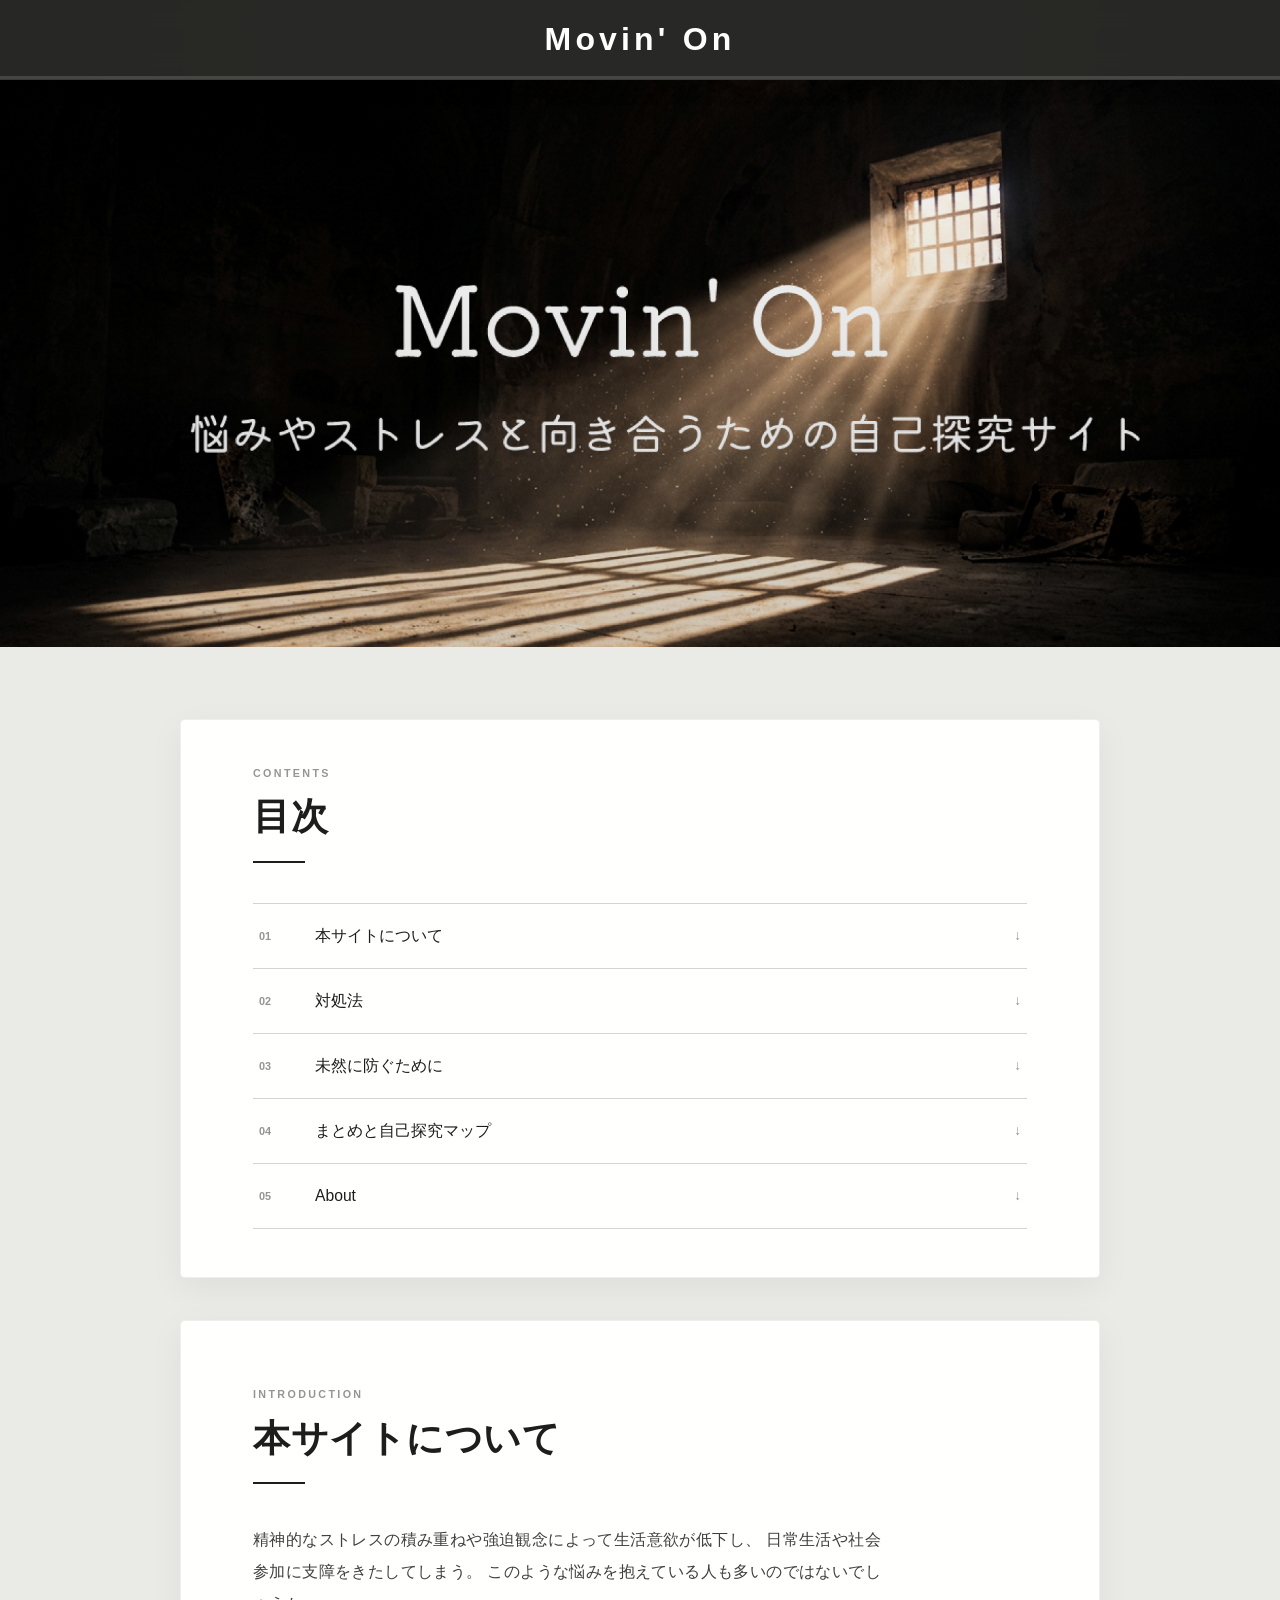
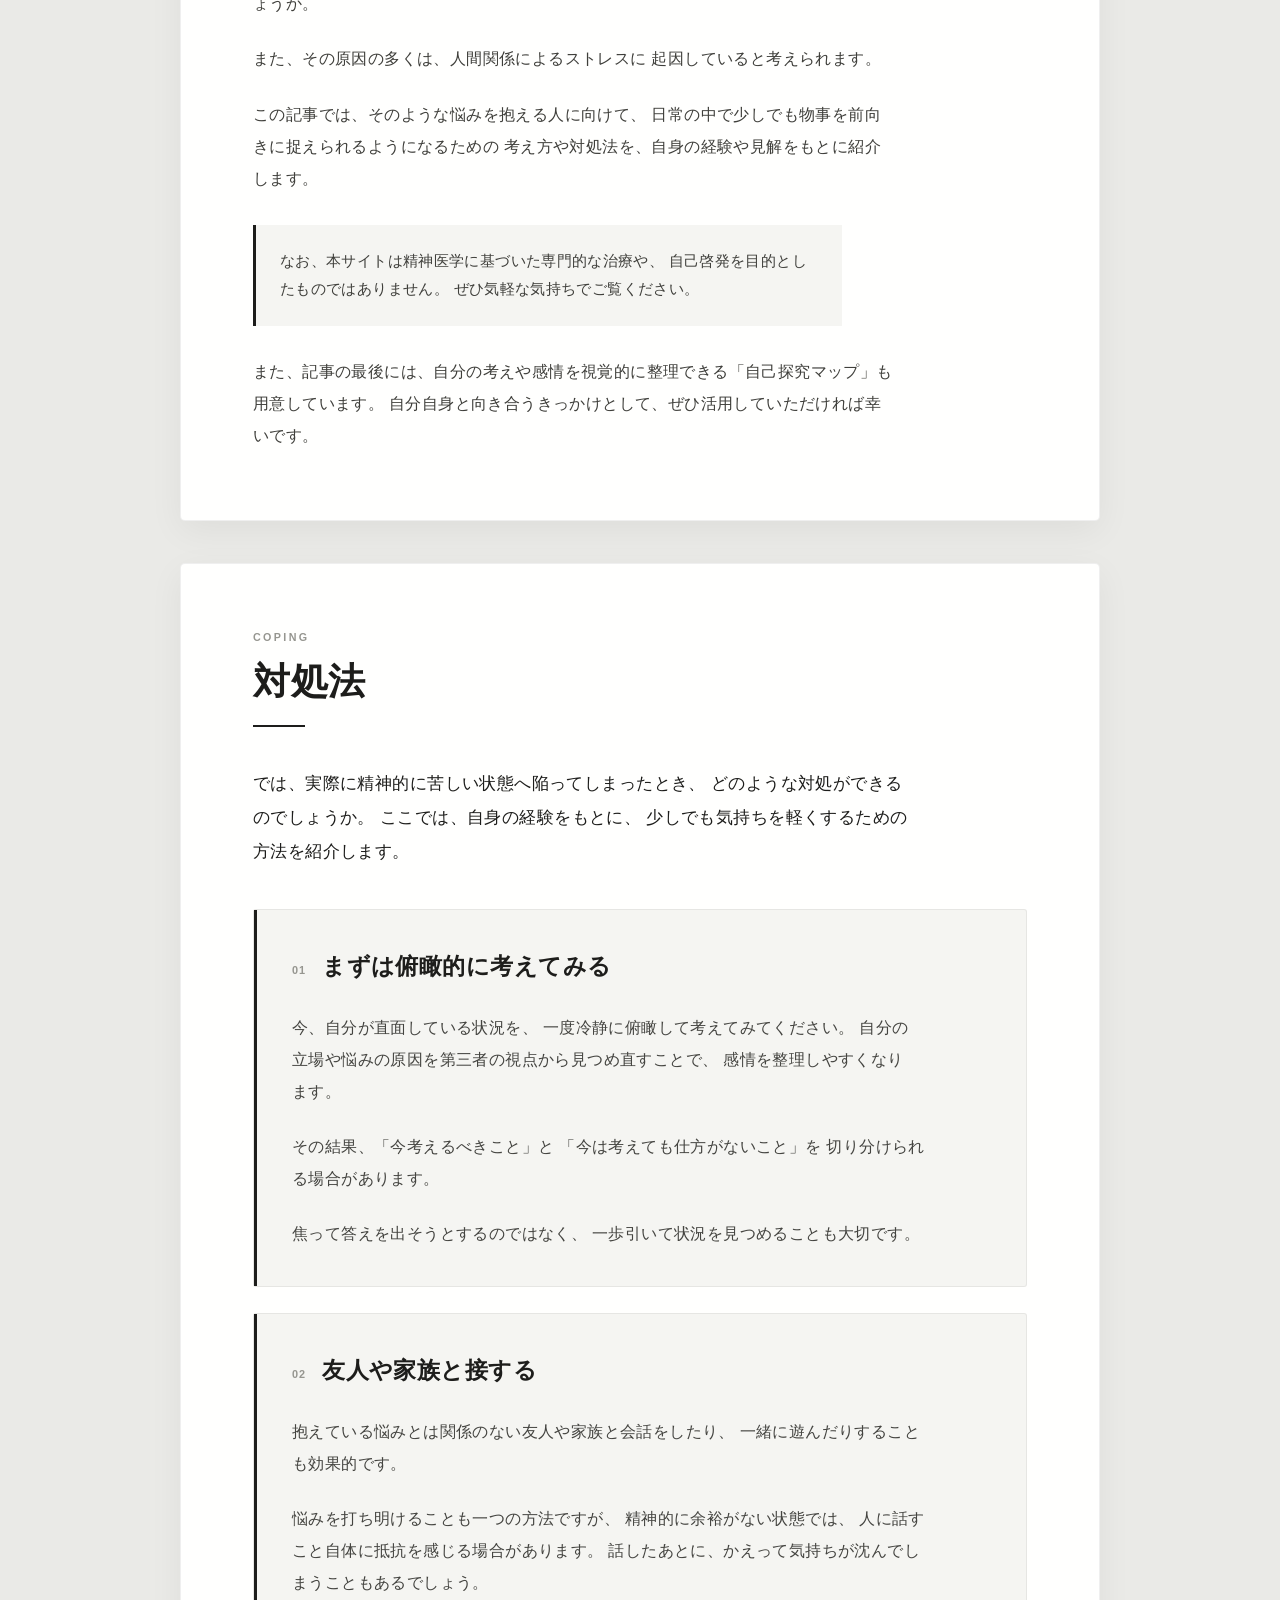
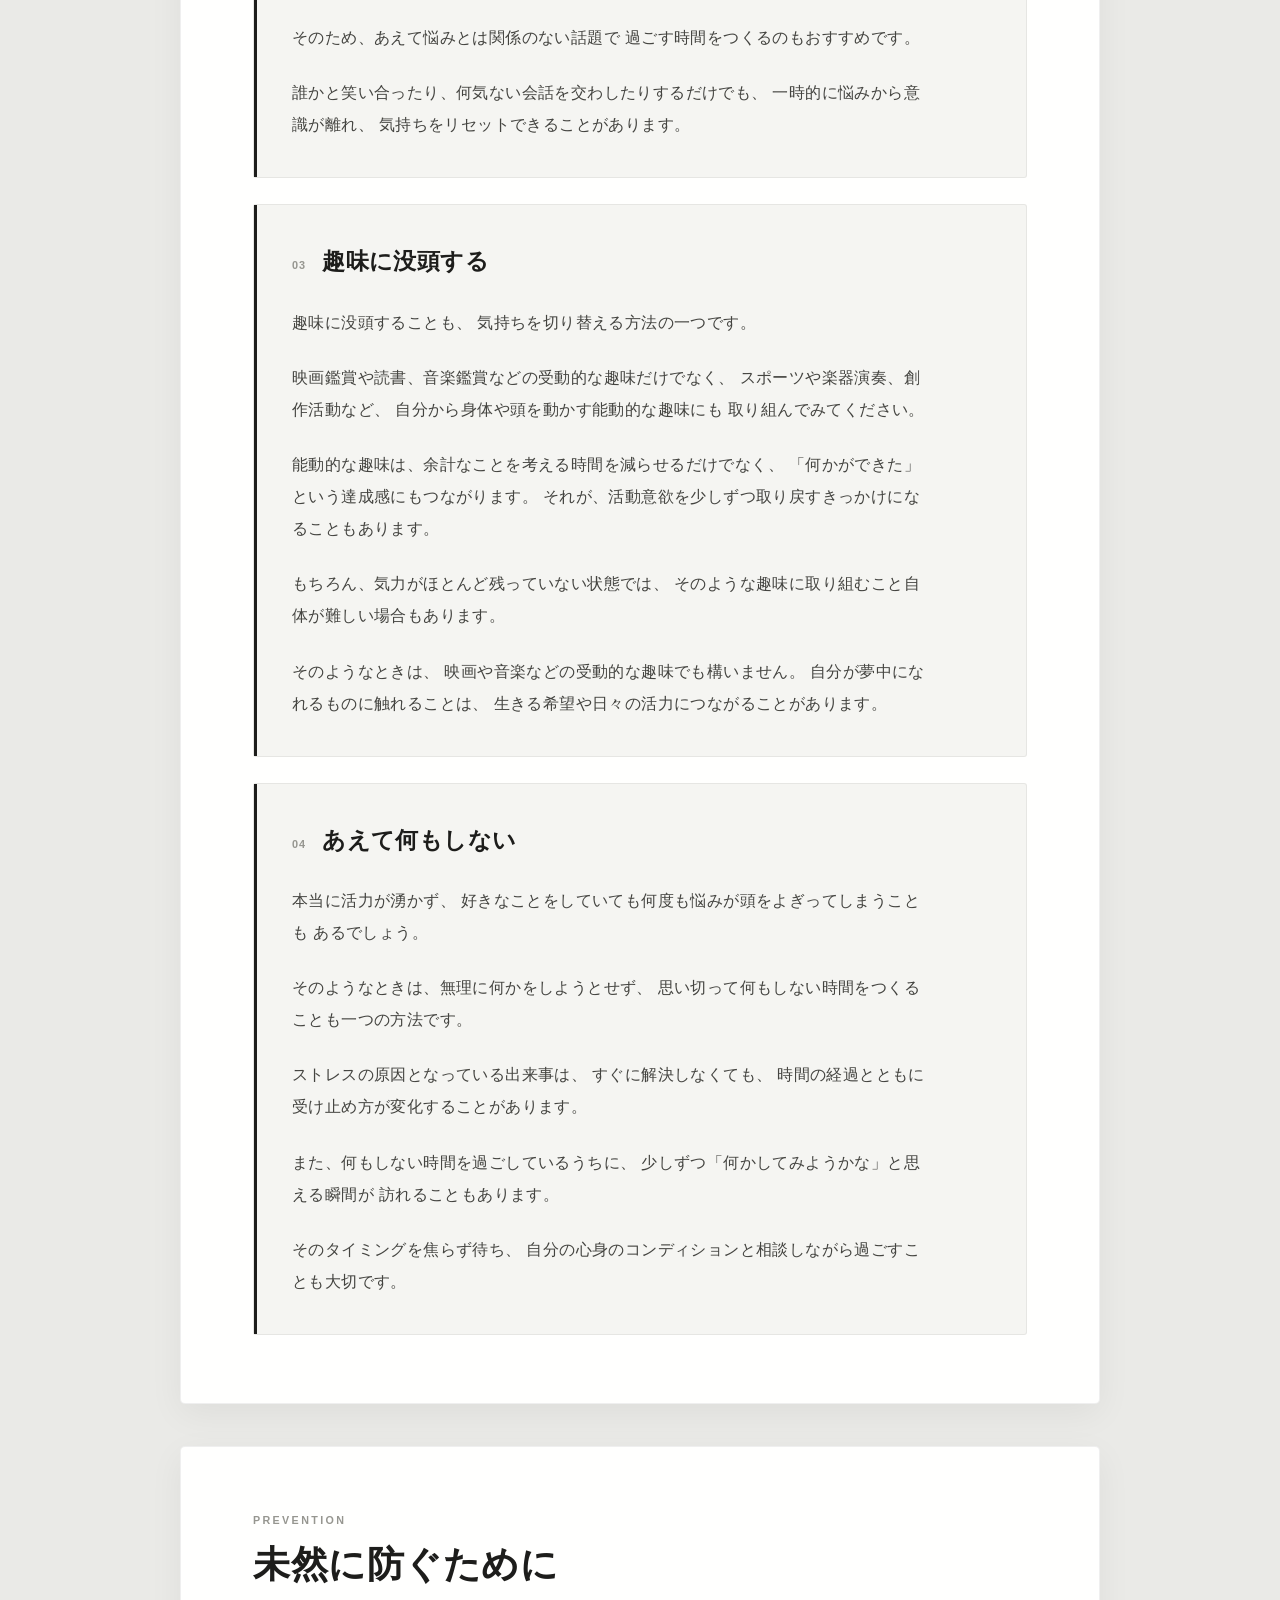
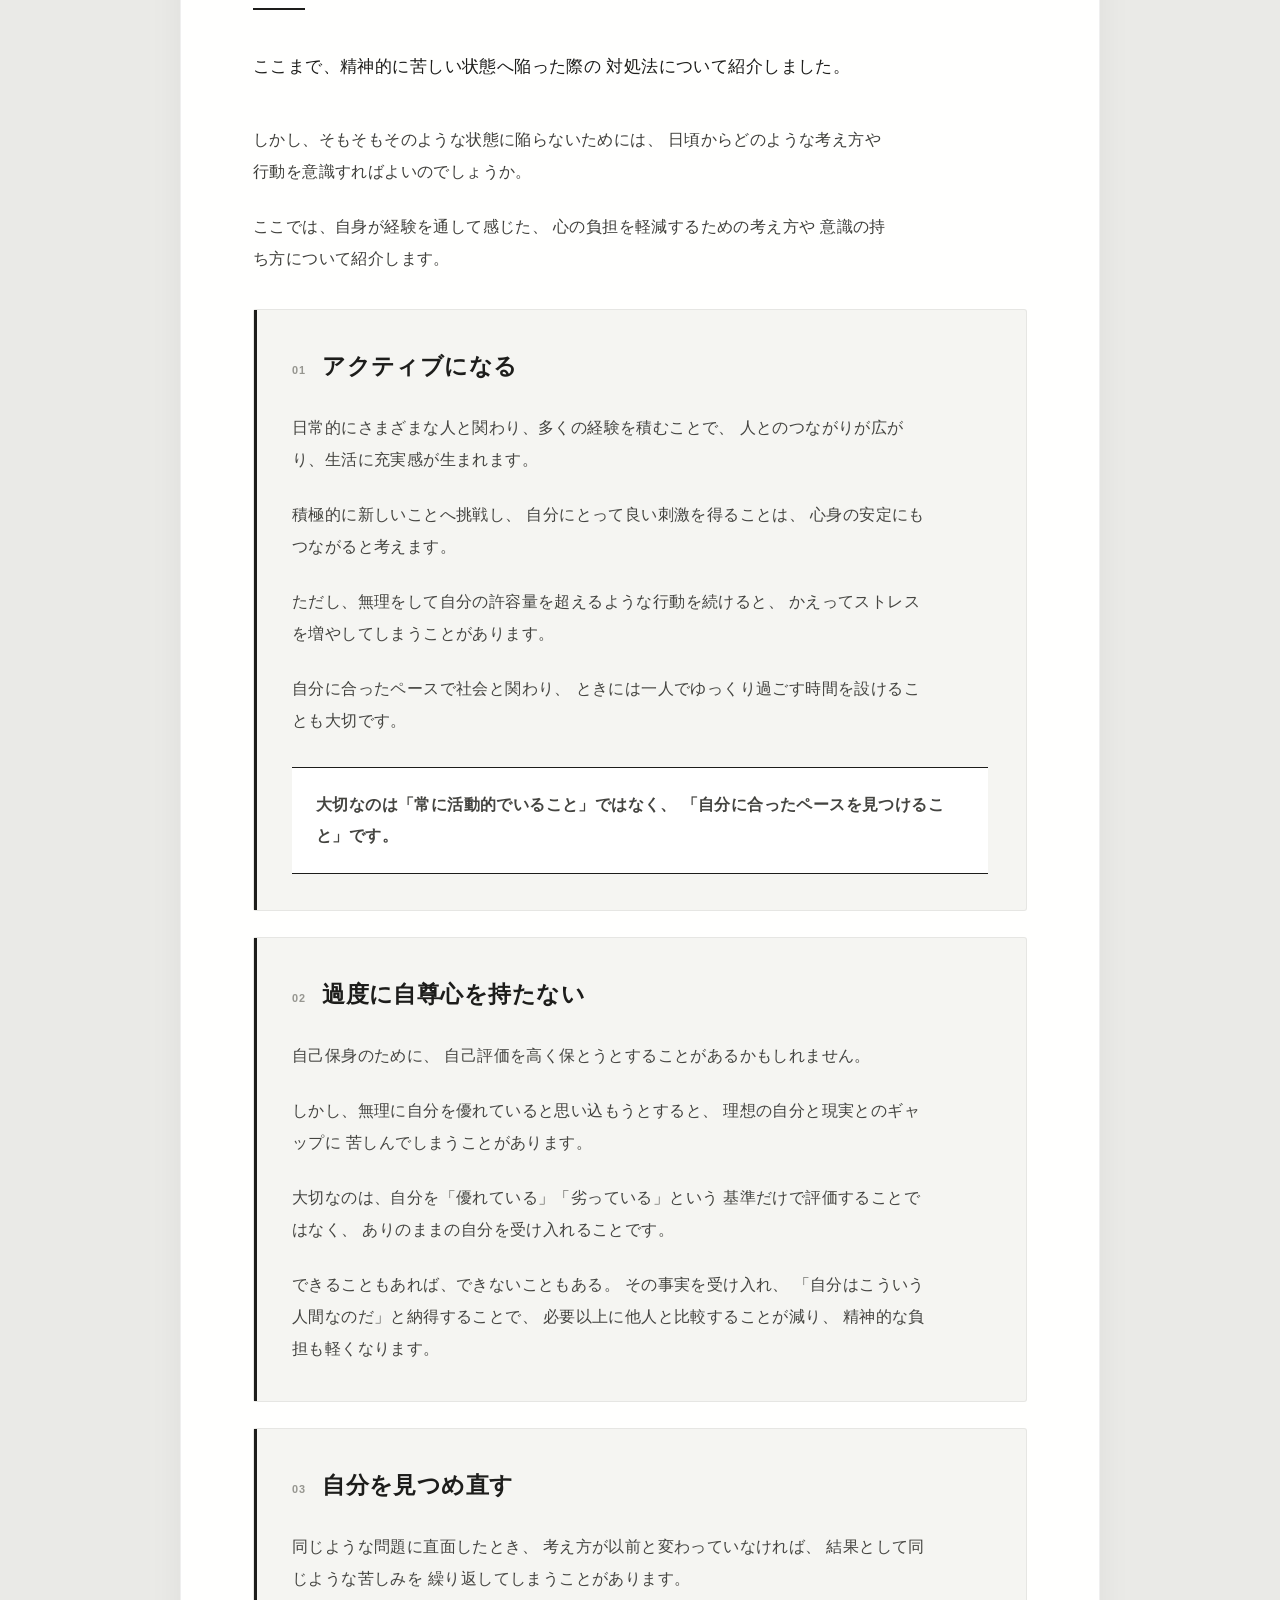
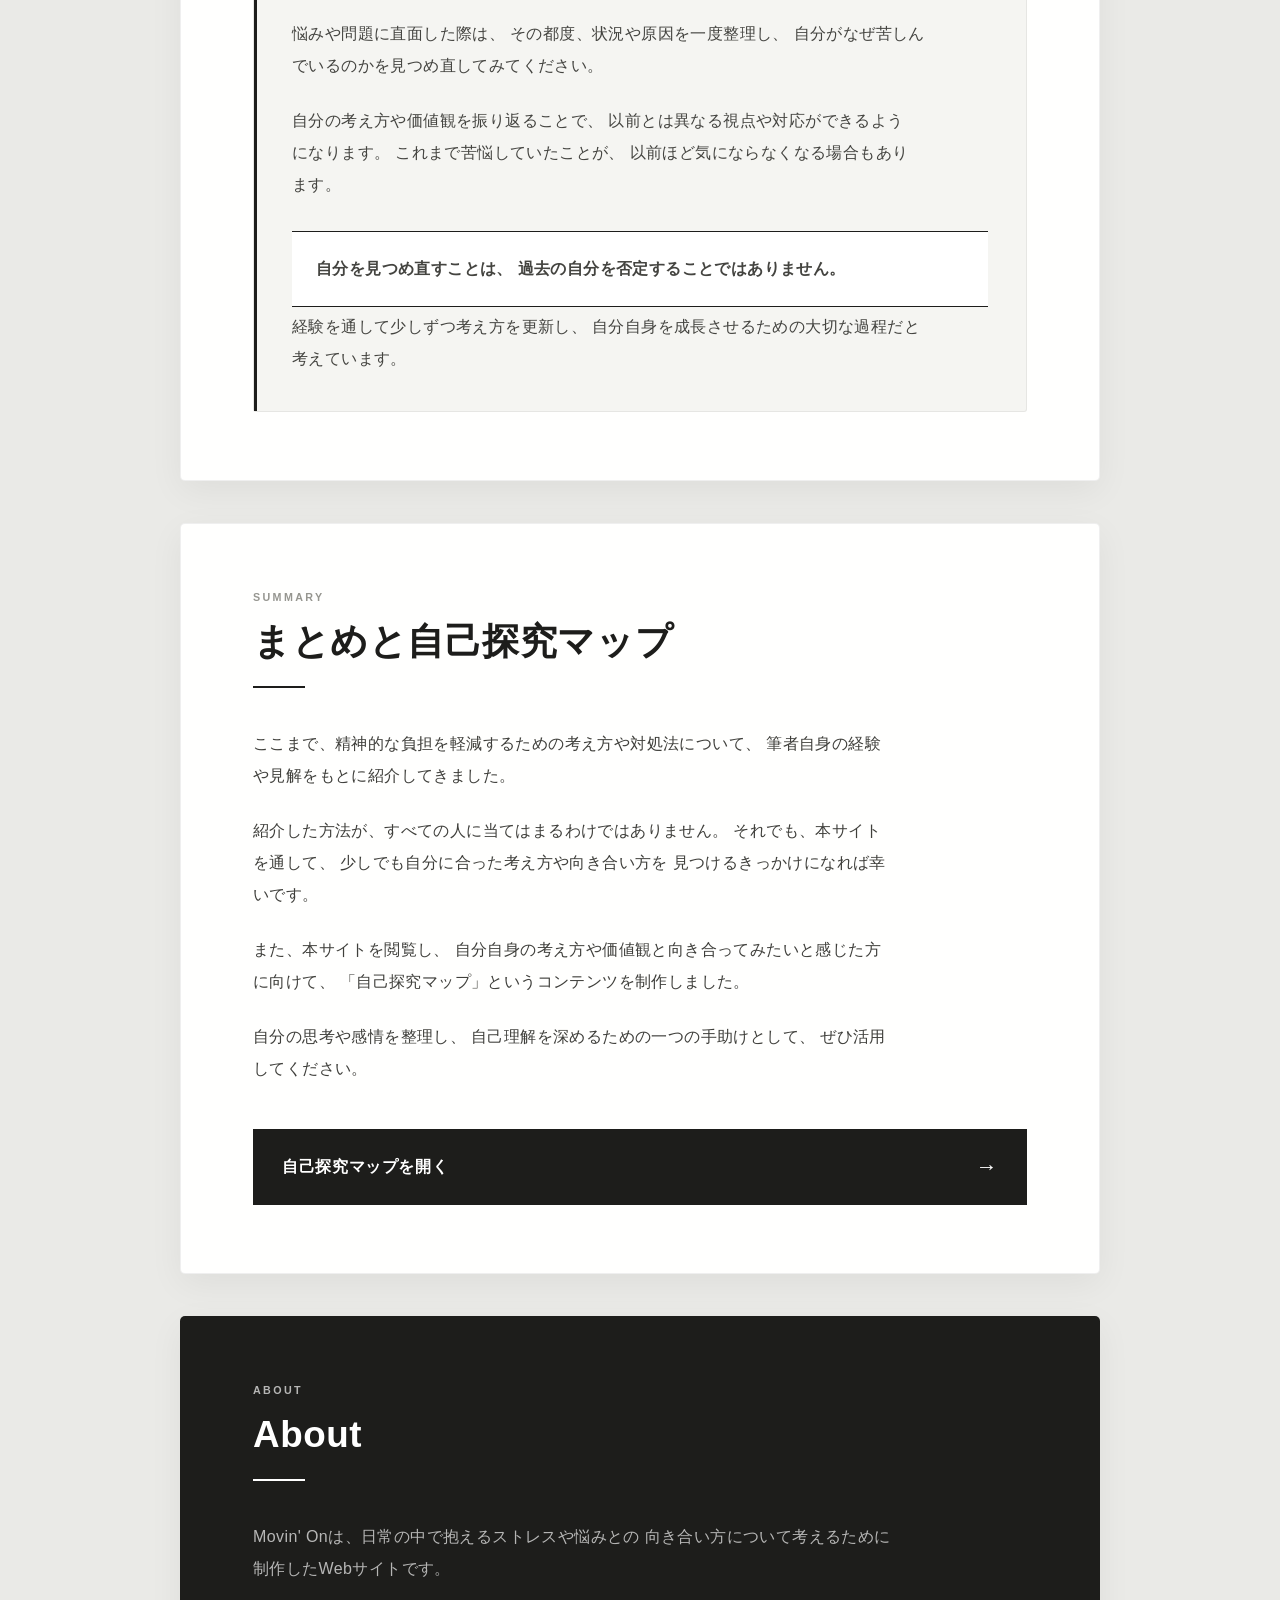
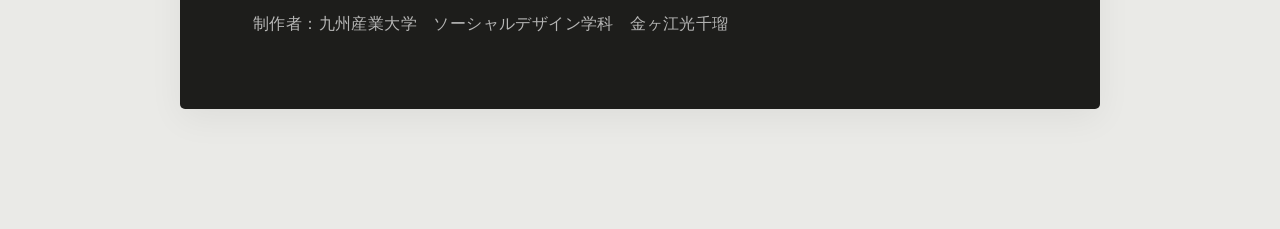
<file: index.html>
<!DOCTYPE html>
<html lang="ja">
<head>
    <meta charset="UTF-8">

    <meta
        name="viewport"
        content="width=device-width, initial-scale=1.0"
    >

    <meta
        name="description"
        content="ストレスとの向き合い方や自己探究について考えるWebサイト"
    >

    <title>Movin' On</title>

    <link rel="stylesheet" href="style.css">
</head>

<body>

    <!-- =========================
         ヘッダー
    ========================== -->

    <header id="top">
        <a href="#top" class="title">
            Movin' On
        </a>

        <div
            id="progress-container"
            aria-hidden="true"
        >
            <div id="progress-bar"></div>
        </div>
    </header>


    <!-- =========================
         メインビジュアル
    ========================== -->

    <div class="hero">
        <img
            src="main_visual.jpg"
            alt="Movin' On メインビジュアル"
        >
    </div>


    <!-- =========================
         本文
    ========================== -->

    <main>

        <!-- 目次 -->
        <section id="toc" class="toc-section">
            <nav class="toc" aria-label="目次">
                <p class="section-label">
                    CONTENTS
                </p>

                <h2>目次</h2>

                <ol>
                    <li>
                        <a href="#main">
                            本サイトについて
                        </a>
                    </li>

                    <li>
                        <a href="#solution">
                            対処法
                        </a>
                    </li>

                    <li>
                        <a href="#prevention">
                            未然に防ぐために
                        </a>
                    </li>

                    <li>
                        <a href="#summary">
                            まとめと自己探究マップ
                        </a>
                    </li>

                    <li>
                        <a href="#about">
                            About
                        </a>
                    </li>
                </ol>
            </nav>
        </section>


        <!-- 本サイトについて -->
        <section id="main">
            <p class="section-label">
                INTRODUCTION
            </p>

            <h2>本サイトについて</h2>

            <p>
                精神的なストレスの積み重ねや強迫観念によって生活意欲が低下し、
                日常生活や社会参加に支障をきたしてしまう。
                このような悩みを抱えている人も多いのではないでしょうか。
            </p>

            <p>
                また、その原因の多くは、人間関係によるストレスに
                起因していると考えられます。
            </p>

            <p>
                この記事では、そのような悩みを抱える人に向けて、
                日常の中で少しでも物事を前向きに捉えられるようになるための
                考え方や対処法を、自身の経験や見解をもとに紹介します。
            </p>

            <p class="note">
                なお、本サイトは精神医学に基づいた専門的な治療や、
                自己啓発を目的としたものではありません。
                ぜひ気軽な気持ちでご覧ください。
            </p>

            <p>
              また、記事の最後には、自分の考えや感情を視覚的に整理できる「自己探究マップ」も用意しています。
              自分自身と向き合うきっかけとして、ぜひ活用していただければ幸いです。
            </p>
        </section>


        <!-- 対処法 -->
        <section id="solution">
            <p class="section-label">
                COPING
            </p>

            <h2>対処法</h2>

            <p class="section-introduction">
                では、実際に精神的に苦しい状態へ陥ってしまったとき、
                どのような対処ができるのでしょうか。
                ここでは、自身の経験をもとに、
                少しでも気持ちを軽くするための方法を紹介します。
            </p>


            <div class="article-block">
                <h3>
                    <span>01</span>
                    まずは俯瞰的に考えてみる
                </h3>

                <p>
                    今、自分が直面している状況を、
                    一度冷静に俯瞰して考えてみてください。
                    自分の立場や悩みの原因を第三者の視点から見つめ直すことで、
                    感情を整理しやすくなります。
                </p>

                <p>
                    その結果、「今考えるべきこと」と
                    「今は考えても仕方がないこと」を
                    切り分けられる場合があります。
                </p>

                <p>
                    焦って答えを出そうとするのではなく、
                    一歩引いて状況を見つめることも大切です。
                </p>
            </div>


            <div class="article-block">
                <h3>
                    <span>02</span>
                    友人や家族と接する
                </h3>

                <p>
                    抱えている悩みとは関係のない友人や家族と会話をしたり、
                    一緒に遊んだりすることも効果的です。
                </p>

                <p>
                    悩みを打ち明けることも一つの方法ですが、
                    精神的に余裕がない状態では、
                    人に話すこと自体に抵抗を感じる場合があります。
                    話したあとに、かえって気持ちが沈んでしまうこともあるでしょう。
                </p>

                <p>
                    そのため、あえて悩みとは関係のない話題で
                    過ごす時間をつくるのもおすすめです。
                </p>

                <p>
                    誰かと笑い合ったり、何気ない会話を交わしたりするだけでも、
                    一時的に悩みから意識が離れ、
                    気持ちをリセットできることがあります。
                </p>
            </div>


            <div class="article-block">
                <h3>
                    <span>03</span>
                    趣味に没頭する
                </h3>

                <p>
                    趣味に没頭することも、
                    気持ちを切り替える方法の一つです。
                </p>

                <p>
                    映画鑑賞や読書、音楽鑑賞などの受動的な趣味だけでなく、
                    スポーツや楽器演奏、創作活動など、
                    自分から身体や頭を動かす能動的な趣味にも
                    取り組んでみてください。
                </p>

                <p>
                    能動的な趣味は、余計なことを考える時間を減らせるだけでなく、
                    「何かができた」という達成感にもつながります。
                    それが、活動意欲を少しずつ取り戻すきっかけになることもあります。
                </p>

                <p>
                    もちろん、気力がほとんど残っていない状態では、
                    そのような趣味に取り組むこと自体が難しい場合もあります。
                </p>

                <p>
                    そのようなときは、
                    映画や音楽などの受動的な趣味でも構いません。
                    自分が夢中になれるものに触れることは、
                    生きる希望や日々の活力につながることがあります。
                </p>
            </div>


            <div class="article-block">
                <h3>
                    <span>04</span>
                    あえて何もしない
                </h3>

                <p>
                    本当に活力が湧かず、
                    好きなことをしていても何度も悩みが頭をよぎってしまうことも
                    あるでしょう。
                </p>

                <p>
                    そのようなときは、無理に何かをしようとせず、
                    思い切って何もしない時間をつくることも一つの方法です。
                </p>

                <p>
                    ストレスの原因となっている出来事は、
                    すぐに解決しなくても、
                    時間の経過とともに受け止め方が変化することがあります。
                </p>

                <p>
                    また、何もしない時間を過ごしているうちに、
                    少しずつ「何かしてみようかな」と思える瞬間が
                    訪れることもあります。
                </p>

                <p>
                    そのタイミングを焦らず待ち、
                    自分の心身のコンディションと相談しながら過ごすことも大切です。
                </p>
            </div>
        </section>


        <!-- 未然に防ぐために -->
        <section id="prevention">
            <p class="section-label">
                PREVENTION
            </p>

            <h2>未然に防ぐために</h2>

            <p class="section-introduction">
                ここまで、精神的に苦しい状態へ陥った際の
                対処法について紹介しました。
            </p>

            <p>
                しかし、そもそもそのような状態に陥らないためには、
                日頃からどのような考え方や行動を意識すればよいのでしょうか。
            </p>

            <p>
                ここでは、自身が経験を通して感じた、
                心の負担を軽減するための考え方や
                意識の持ち方について紹介します。
            </p>


            <div class="article-block">
                <h3>
                    <span>01</span>
                    アクティブになる
                </h3>

                <p>
                    日常的にさまざまな人と関わり、多くの経験を積むことで、
                    人とのつながりが広がり、生活に充実感が生まれます。
                </p>

                <p>
                    積極的に新しいことへ挑戦し、
                    自分にとって良い刺激を得ることは、
                    心身の安定にもつながると考えます。
                </p>

                <p>
                    ただし、無理をして自分の許容量を超えるような行動を続けると、
                    かえってストレスを増やしてしまうことがあります。
                </p>

                <p>
                    自分に合ったペースで社会と関わり、
                    ときには一人でゆっくり過ごす時間を設けることも大切です。
                </p>

                <p class="key-message">
                    大切なのは「常に活動的でいること」ではなく、
                    「自分に合ったペースを見つけること」です。
                </p>
            </div>


            <div class="article-block">
                <h3>
                    <span>02</span>
                    過度に自尊心を持たない
                </h3>

                <p>
                    自己保身のために、
                    自己評価を高く保とうとすることがあるかもしれません。
                </p>

                <p>
                    しかし、無理に自分を優れていると思い込もうとすると、
                    理想の自分と現実とのギャップに
                    苦しんでしまうことがあります。
                </p>

                <p>
                    大切なのは、自分を「優れている」「劣っている」という
                    基準だけで評価することではなく、
                    ありのままの自分を受け入れることです。
                </p>

                <p>
                    できることもあれば、できないこともある。
                    その事実を受け入れ、
                    「自分はこういう人間なのだ」と納得することで、
                    必要以上に他人と比較することが減り、
                    精神的な負担も軽くなります。
                </p>
            </div>


            <div class="article-block">
                <h3>
                    <span>03</span>
                    自分を見つめ直す
                </h3>

                <p>
                    同じような問題に直面したとき、
                    考え方が以前と変わっていなければ、
                    結果として同じような苦しみを
                    繰り返してしまうことがあります。
                </p>

                <p>
                    悩みや問題に直面した際は、
                    その都度、状況や原因を一度整理し、
                    自分がなぜ苦しんでいるのかを見つめ直してみてください。
                </p>

                <p>
                    自分の考え方や価値観を振り返ることで、
                    以前とは異なる視点や対応ができるようになります。
                    これまで苦悩していたことが、
                    以前ほど気にならなくなる場合もあります。
                </p>

                <p class="key-message">
                    自分を見つめ直すことは、
                    過去の自分を否定することではありません。
                </p>

                <p>
                    経験を通して少しずつ考え方を更新し、
                    自分自身を成長させるための大切な過程だと考えています。
                </p>
            </div>
        </section>


        <!-- まとめ -->
        <section id="summary">
            <p class="section-label">
                SUMMARY
            </p>

            <h2>まとめと自己探究マップ</h2>

            <p>
                ここまで、精神的な負担を軽減するための考え方や対処法について、
                筆者自身の経験や見解をもとに紹介してきました。
            </p>

            <p>
                紹介した方法が、すべての人に当てはまるわけではありません。
                それでも、本サイトを通して、
                少しでも自分に合った考え方や向き合い方を
                見つけるきっかけになれば幸いです。
            </p>

            <p>
                また、本サイトを閲覧し、
                自分自身の考え方や価値観と向き合ってみたいと感じた方に向けて、
                「自己探究マップ」というコンテンツを制作しました。
            </p>

            <p>
                自分の思考や感情を整理し、
                自己理解を深めるための一つの手助けとして、
                ぜひ活用してください。
            </p>

            <div class="map-link">
                <a href="map.html">
                    <span>自己探究マップを開く</span>
                    <span aria-hidden="true">→</span>
                </a>
            </div>
        </section>


        <!-- About -->
        <section id="about">
            <p class="section-label">
                ABOUT
            </p>

            <h2>About</h2>

            <p>
                Movin' Onは、日常の中で抱えるストレスや悩みとの
                向き合い方について考えるために制作したWebサイトです。
            </p>

            <p>
                制作者：九州産業大学　ソーシャルデザイン学科　金ヶ江光千瑠
            </p>
        </section>

    </main>


    <script>
        const progressBar =
            document.getElementById("progress-bar");

        function updateProgressBar() {
            const scrollTop =
                window.scrollY ||
                document.documentElement.scrollTop;

            const scrollableHeight =
                document.documentElement.scrollHeight -
                window.innerHeight;

            const progress =
                scrollableHeight > 0
                    ? (scrollTop / scrollableHeight) * 100
                    : 0;

            progressBar.style.width =
                `${Math.min(progress, 100)}%`;
        }

        window.addEventListener(
            "scroll",
            updateProgressBar,
            { passive: true }
        );

        window.addEventListener(
            "resize",
            updateProgressBar
        );

        updateProgressBar();
    </script>

</body>
</html>
</file>
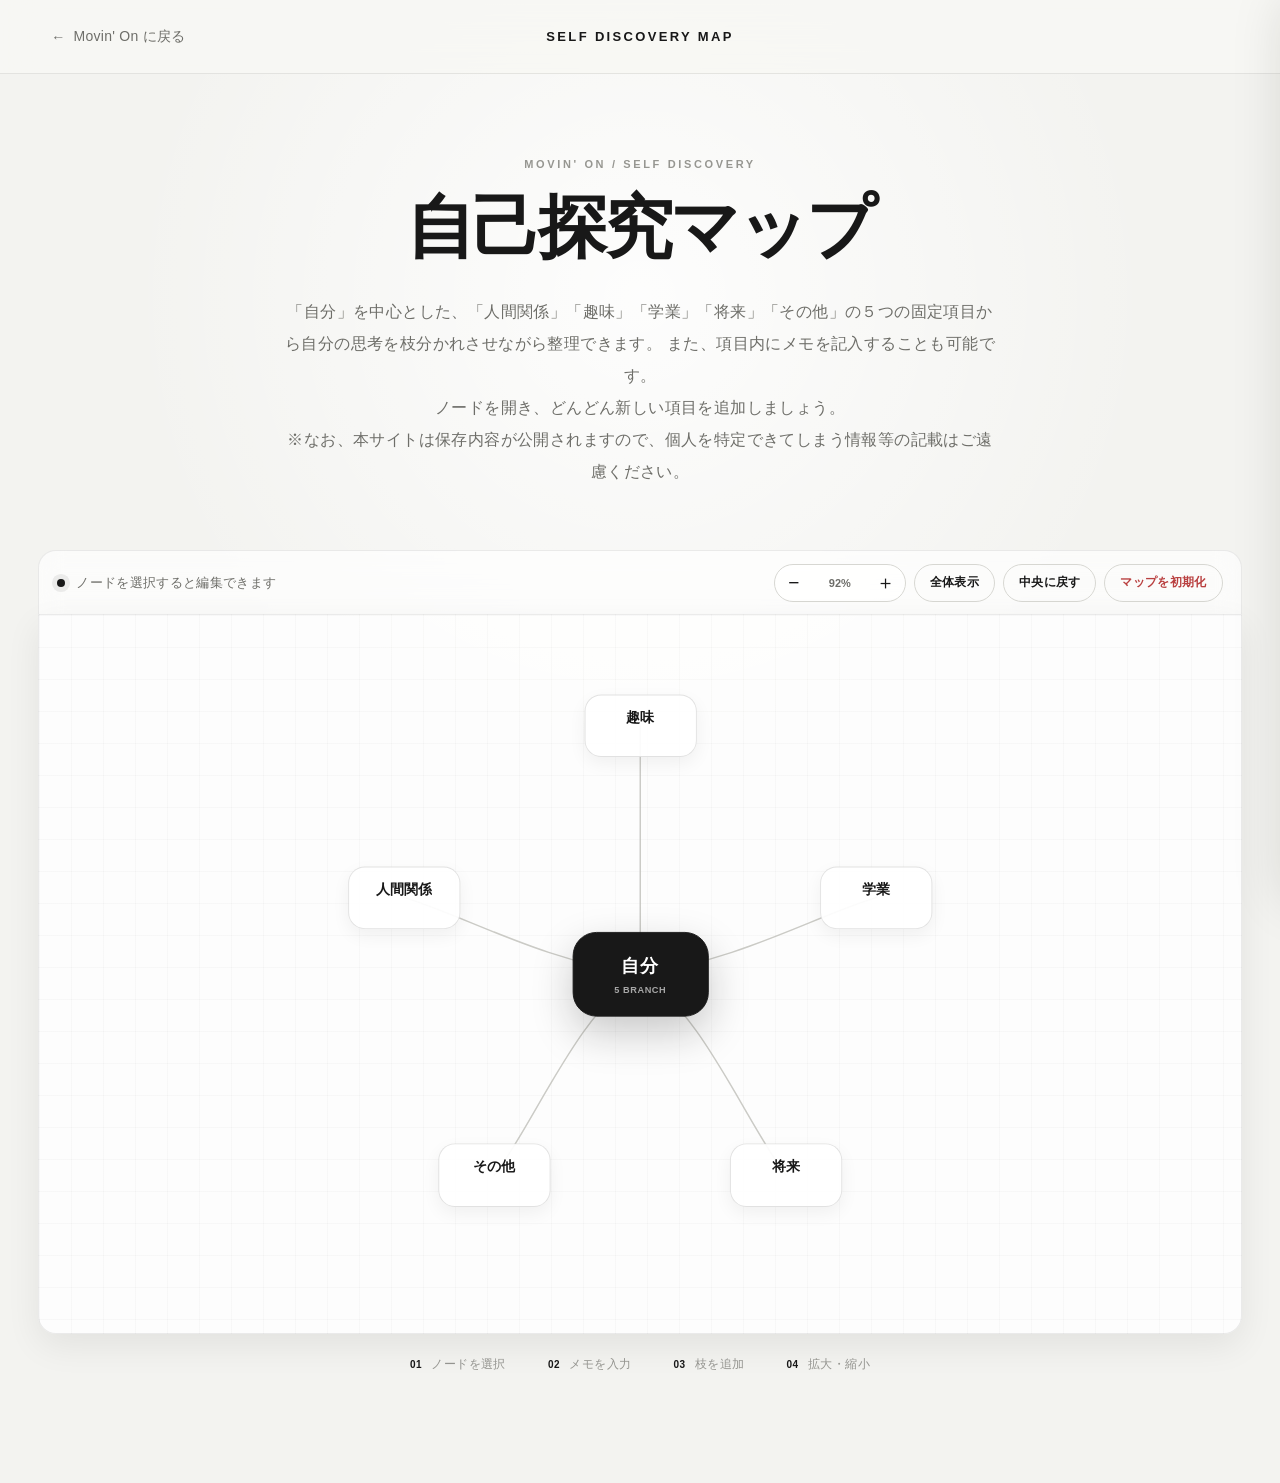
<file: map.html>
<!DOCTYPE html>

<html lang="ja">

<head>

  <meta charset="UTF-8">



  <meta
    name="viewport"
    content="width=device-width, initial-scale=1.0"
  >



  <meta
    name="description"
    content="自分の興味や考えを枝分かれさせながら整理する自己探究マップ"
  >



  <title>自己探究マップ | Movin' On</title>



  <link rel="stylesheet" href="map.css">

  <script src="map.js" defer></script>

</head>



<body>



  <!-- =========================

       ヘッダー

  ========================== -->



  <header class="app-header">

    <div class="header-inner">



      <a href="index.html" class="back-link">

        <span aria-hidden="true">←</span>

        <span>Movin' On に戻る</span>

      </a>



      <p class="header-title">

        Self Discovery Map

      </p>



    </div>

  </header>





  <!-- =========================

       メインコンテンツ

  ========================== -->



  <main class="page-container">



    <!-- ページ説明 -->

    <section class="intro" aria-labelledby="page-title">



      <p class="intro-label">

        MOVIN' ON / SELF DISCOVERY

      </p>



      <h1 id="page-title">

        自己探究マップ

      </h1>



      <p class="intro-description">

        「自分」を中心とした、「人間関係」「趣味」「学業」「将来」「その他」の５つの固定項目から自分の思考を枝分かれさせながら整理できます。
        また、項目内にメモを記入することも可能です。

        <br>

        ノードを開き、どんどん新しい項目を追加しましょう。

        <br>

        ※なお、本サイトは保存内容が公開されますので、個人を特定できてしまう情報等の記載はご遠慮ください。

      </p>



    </section>





    <!-- =========================

         マップ操作エリア

    ========================== -->



    <section
      class="workspace-section"
      aria-label="自己探究マップ編集エリア"
    >



      <!-- 上部操作バー -->

      <div class="map-toolbar">



        <div class="toolbar-info">

          <span class="toolbar-mark" aria-hidden="true"></span>



          <p>

            ノードを選択すると編集できます

          </p>

        </div>



        <div class="toolbar-actions">



          <!-- 拡大・縮小操作 -->

          <div
            class="zoom-controls"
            aria-label="マップの拡大縮小"
          >



            <button
              type="button"
              id="zoomOutBtn"
              class="zoom-button"
              aria-label="マップを縮小"
              title="縮小"
            >

              <span aria-hidden="true">−</span>

            </button>



            <output
              id="zoomValue"
              class="zoom-value"
              aria-live="polite"
            >

              100%

            </output>



            <button
              type="button"
              id="zoomInBtn"
              class="zoom-button"
              aria-label="マップを拡大"
              title="拡大"
            >

              <span aria-hidden="true">＋</span>

            </button>



          </div>



          <button
            type="button"
            id="fitMapBtn"
            class="toolbar-button"
          >

            全体表示

          </button>



          <button
            type="button"
            id="centerMapBtn"
            class="toolbar-button"
          >

            中央に戻す

          </button>



          <button
            type="button"
            id="resetMapBtn"
            class="toolbar-button toolbar-button-danger"
          >

            マップを初期化

          </button>



        </div>



      </div>





      <!-- マップ表示領域 -->

      <div
        id="mapViewport"
        class="map-viewport"
        tabindex="0"
        aria-label="自己探究マップ"
      >



        <!--

          mapCanvas全体をJSで移動・拡張する。

          SVGとノードは同じ座標空間に配置する。

        -->

        <div id="mapCanvas" class="map-canvas">



          <!-- 親子をつなぐ線 -->

          <svg
            id="connections"
            class="connections"
            aria-hidden="true"
          >

            <g id="connectionLayer"></g>

          </svg>



          <!-- JSがノードを生成する場所 -->

          <div
            id="nodeLayer"
            class="node-layer"
          ></div>



        </div>



      </div>





      <!-- 操作説明 -->

      <div class="map-guide">



        <p>

          <span aria-hidden="true">01</span>

          ノードを選択

        </p>



        <p>

          <span aria-hidden="true">02</span>

          メモを入力

        </p>



        <p>

          <span aria-hidden="true">03</span>

          枝を追加

        </p>



        <p>

          <span aria-hidden="true">04</span>

          拡大・縮小

        </p>



      </div>



    </section>



  </main>





  <!-- =========================

       編集パネル背景

  ========================== -->



  <button
    type="button"
    id="panelBackdrop"
    class="panel-backdrop"
    aria-label="編集パネルを閉じる"
    tabindex="-1"
  ></button>





  <!-- =========================

       ノード編集パネル

  ========================== -->



  <aside
    id="editorPanel"
    class="editor-panel"
    aria-hidden="true"
    aria-labelledby="editorHeading"
  >



    <div class="editor-header">



      <div>

        <p class="editor-label">

          SELECTED NODE

        </p>



        <h2 id="editorHeading">

          ノードを選択

        </h2>

      </div>



      <button
        type="button"
        id="closeEditorBtn"
        class="icon-button"
        aria-label="編集パネルを閉じる"
      >

        <span aria-hidden="true">×</span>

      </button>



    </div>





    <div class="editor-content">



      <!-- ノード名 -->

      <div class="form-group">



        <label for="nodeTitleInput">

          項目名

        </label>



        <input
          type="text"
          id="nodeTitleInput"
          maxlength="30"
          autocomplete="off"
          placeholder="項目名を入力"
        >



        <p class="input-note">

          30文字以内で入力してください

        </p>



      </div>





      <!-- メモ -->

      <div class="form-group form-group-memo">



        <label for="nodeMemoInput">

          メモ

        </label>



        <textarea
          id="nodeMemoInput"
          maxlength="2000"
          placeholder="感じたこと、好きな理由、今後考えたいことなどを自由に書いてください"
        ></textarea>



        <div class="memo-information">



          <p>

            入力内容はこのブラウザに保存されます

          </p>



          <p id="memoCount">

            0 / 2000

          </p>



        </div>



      </div>





      <!-- 更新情報 -->

      <div class="node-information">



        <div>

          <span>階層</span>

          <strong id="nodeDepth">0</strong>

        </div>



        <div>

          <span>子項目</span>

          <strong id="childCount">0</strong>

        </div>



      </div>



    </div>





    <!-- 編集ボタン -->

    <div class="editor-actions">



      <button
        type="button"
        id="saveNodeBtn"
        class="primary-button"
      >

        変更を保存

      </button>



      <button
        type="button"
        id="openChildDialogBtn"
        class="secondary-button"
      >

        ＋ この項目から枝を追加

      </button>



      <button
        type="button"
        id="deleteNodeBtn"
        class="danger-button"
      >

        この項目を削除

      </button>



    </div>



  </aside>





  <!-- =========================

       子ノード追加ダイアログ

  ========================== -->



  <dialog
    id="childDialog"
    class="app-dialog"
  >



    <form
      id="childForm"
      class="dialog-content"
      method="dialog"
    >



      <div class="dialog-header">



        <div>

          <p class="dialog-label">

            NEW BRANCH

          </p>



          <h2>

            新しい枝を追加

          </h2>

        </div>



        <button
          type="button"
          id="closeChildDialogBtn"
          class="icon-button"
          aria-label="ダイアログを閉じる"
        >

          <span aria-hidden="true">×</span>

        </button>



      </div>





      <div class="form-group">



        <label for="childTitleInput">

          新しい項目名

        </label>



        <input
          type="text"
          id="childTitleInput"
          maxlength="30"
          autocomplete="off"
          placeholder="例：音楽、映画、就職活動"
        >



      </div>





      <div class="dialog-actions">



        <button
          type="button"
          id="cancelChildBtn"
          class="dialog-cancel-button"
        >

          キャンセル

        </button>



        <button
          type="submit"
          class="dialog-submit-button"
        >

          枝を追加

        </button>



      </div>



    </form>



  </dialog>





  <!-- =========================

       初期化確認ダイアログ

  ========================== -->



  <dialog
    id="resetDialog"
    class="app-dialog"
  >



    <div class="dialog-content">



      <div class="dialog-header">



        <div>

          <p class="dialog-label">

            RESET MAP

          </p>



          <h2>

            マップを初期化しますか？

          </h2>

        </div>



      </div>



      <p class="dialog-description">

        追加した項目とメモがすべて削除され、

        最初の状態に戻ります。この操作は取り消せません。

      </p>



      <div class="dialog-actions">



        <button
          type="button"
          id="cancelResetBtn"
          class="dialog-cancel-button"
        >

          キャンセル

        </button>



        <button
          type="button"
          id="confirmResetBtn"
          class="dialog-danger-button"
        >

          初期化する

        </button>



      </div>



    </div>



  </dialog>





  <!-- =========================

       トースト通知

  ========================== -->



  <div
    id="toast"
    class="toast"
    role="status"
    aria-live="polite"
  >

    保存しました

  </div>



</body>

</html>
</file>
<file: style.css>
/* ==================================================
   Movin' On
   Main Website
================================================== */


/* ==================================================
   1. 基本設定
================================================== */

:root {
    --background: #eaeae7;
    --surface: #ffffff;
    --surface-soft: #f5f5f2;
    --surface-dark: #e8e8e4;

    --text-main: #1d1d1b;
    --text-body: #3f3f3b;
    --text-sub: #6d6d67;
    --text-light: #969690;

    --line: #d5d5cf;
    --line-dark: #aaa9a2;

    --black: #1d1d1b;
    --black-soft: #353532;

    --header-height: 80px;

    --shadow-soft:
        0 10px 35px rgba(20, 20, 18, 0.055);

    --shadow-hover:
        0 18px 45px rgba(20, 20, 18, 0.085);

    --transition:
        220ms ease;
}


*,
*::before,
*::after {
    box-sizing: border-box;
}


html {
    scroll-behavior: smooth;
}


body {
    min-width: 320px;
    margin: 0;

    color: var(--text-main);
    background:
        radial-gradient(
            circle at 50% 0%,
            rgba(255, 255, 255, 0.85),
            transparent 36rem
        ),
        var(--background);

    font-family:
        "Helvetica Neue",
        "Hiragino Kaku Gothic ProN",
        "Yu Gothic",
        "YuGothic",
        sans-serif;

    font-feature-settings: "palt";
    -webkit-font-smoothing: antialiased;
    text-rendering: optimizeLegibility;
}


a {
    color: inherit;
}


img {
    display: block;
    max-width: 100%;
}


p,
h1,
h2,
h3 {
    text-wrap: pretty;
}


/* ==================================================
   2. ヘッダー
================================================== */

header {
    position: sticky;
    top: 0;
    z-index: 100;

    display: flex;
    align-items: center;
    justify-content: center;

    width: 100%;
    height: var(--header-height);

    background: rgba(29, 29, 27, 0.95);

    border-bottom:
        1px solid rgba(255, 255, 255, 0.08);

    box-shadow:
        0 5px 20px rgba(0, 0, 0, 0.14);

    backdrop-filter: blur(15px);
    -webkit-backdrop-filter: blur(15px);
}


.title {
    color: #ffffff;

    font-size: 2rem;
    font-weight: 600;
    letter-spacing: 0.13em;
    text-decoration: none;

    transition:
        opacity var(--transition),
        letter-spacing var(--transition);
}


.title:hover {
    opacity: 0.72;
    letter-spacing: 0.16em;
}


/* ==================================================
   3. スクロール進捗バー
================================================== */

#progress-container {
    position: absolute;
    right: 0;
    bottom: 0;
    left: 0;

    width: 100%;
    height: 3px;

    overflow: hidden;

    background:
        rgba(255, 255, 255, 0.14);
}


#progress-bar {
    width: 0;
    height: 100%;

    background: #ffffff;

    transform-origin: left center;

    transition:
        width 80ms linear;
}


/* ==================================================
   4. メインビジュアル
================================================== */

.hero {
    position: relative;

    width: 100%;
    height: auto;

    overflow: hidden;

    background: #d4d4d0;
}

.hero img {
    display: block;

    width: 100%;
    height: auto;

    max-width: none;

    object-fit: contain;
}

.hero::after {
    content: "";

    position: absolute;
    inset: 0;

    background:
        linear-gradient(
            to bottom,
            rgba(0, 0, 0, 0.02),
            rgba(0, 0, 0, 0.18)
        );

    pointer-events: none;
}

/* ==================================================
   5. メインレイアウト
================================================== */

main {
    width:
        min(920px, calc(100% - 40px));

    margin:
        clamp(40px, 7vw, 72px)
        auto
        120px;
}


/* ==================================================
   6. セクション
================================================== */

section {
    position: relative;

    margin-bottom: 42px;
    padding:
        clamp(38px, 6vw, 68px)
        clamp(28px, 7vw, 72px);

    background:
        rgba(255, 255, 255, 0.96);

    border:
        1px solid rgba(29, 29, 27, 0.07);

    border-radius: 5px;

    box-shadow:
        var(--shadow-soft);

    scroll-margin-top:
        calc(var(--header-height) + 28px);

    transition:
        box-shadow var(--transition);
}


section:hover {
    box-shadow:
        var(--shadow-hover);
}


/* ==================================================
   7. セクションラベル
================================================== */

.section-label {
    max-width: none;
    margin: 0 0 13px;

    color: var(--text-light);

    font-family:
        "Helvetica Neue",
        sans-serif;

    font-size: 0.67rem;
    font-weight: 700;
    line-height: 1;
    letter-spacing: 0.22em;
}


/* ==================================================
   8. 見出し
================================================== */

h2 {
    margin: 0 0 40px;

    color: var(--text-main);

    font-size:
        clamp(1.75rem, 3.5vw, 2.3rem);

    font-weight: 600;
    line-height: 1.4;
    letter-spacing: 0.015em;
}


h2::after {
    content: "";

    display: block;

    width: 52px;
    height: 2px;
    margin-top: 18px;

    background: var(--black);
}


h3 {
    display: flex;
    align-items: baseline;
    gap: 16px;

    margin: 0 0 26px;

    color: var(--text-main);

    font-size:
        clamp(1.17rem, 2vw, 1.42rem);

    font-weight: 600;
    line-height: 1.65;
    letter-spacing: 0.02em;
}


h3 span {
    flex: 0 0 auto;

    color: var(--text-light);

    font-family:
        "Helvetica Neue",
        sans-serif;

    font-size: 0.68rem;
    font-weight: 700;
    letter-spacing: 0.09em;
}


/* ==================================================
   9. 本文
================================================== */

p {
    max-width: 40em;
    margin: 0 0 1.45em;

    color: var(--text-body);

    font-size: 1rem;
    font-weight: 400;
    line-height: 2;
    letter-spacing: 0.025em;

    text-align: left;
}


section > p:last-child,
.article-block > p:last-child {
    margin-bottom: 0;
}


.section-introduction {
    margin-bottom: 40px;

    color: var(--text-main);

    font-size: 1.04rem;
    font-weight: 500;
    line-height: 2.05;
}


/* ==================================================
   10. 記事項目
================================================== */

.article-block {
    position: relative;

    margin-top: 34px;
    padding: 38px 38px 36px;

    background:
        var(--surface-soft);

    border:
        1px solid rgba(29, 29, 27, 0.07);

    border-radius: 3px;
}


.article-block + .article-block {
    margin-top: 26px;
}


.article-block::before {
    content: "";

    position: absolute;
    top: 0;
    left: 0;

    width: 3px;
    height: 100%;

    background:
        var(--black);
}


.article-block p {
    color: #444440;
}


/* ==================================================
   11. 注釈
================================================== */

.note {
    margin: 30px 0;
    padding: 22px 24px;

    color: var(--text-body);
    background: var(--surface-soft);

    border-left:
        3px solid var(--black);

    font-size: 0.92rem;
    line-height: 1.95;
}


/* ==================================================
   12. 重要メッセージ
================================================== */

.key-message {
    max-width: 100%;
    margin: 30px 0 4px;
    padding: 22px 24px;

    color: var(--text-main);
    background: #ffffff;

    border-top:
        1px solid var(--black);

    border-bottom:
        1px solid var(--black);

    font-weight: 600;
    line-height: 1.9;
}


/* ==================================================
   13. 目次
================================================== */

.toc-section {
    padding-top: 48px;
    padding-bottom: 48px;
}


.toc ol {
    margin: 0;
    padding: 0;

    list-style: none;
    counter-reset: toc-counter;
}


.toc li {
    counter-increment: toc-counter;

    border-top:
        1px solid var(--line);
}


.toc li:last-child {
    border-bottom:
        1px solid var(--line);
}


.toc a {
    display: grid;
    grid-template-columns:
        46px 1fr auto;
    align-items: center;
    gap: 10px;

    min-height: 64px;
    padding: 0 6px;

    color: var(--text-main);

    font-size: 0.98rem;
    font-weight: 500;
    line-height: 1.5;
    text-decoration: none;

    transition:
        padding var(--transition),
        color var(--transition),
        background var(--transition);
}


.toc a::before {
    content:
        counter(
            toc-counter,
            decimal-leading-zero
        );

    color: var(--text-light);

    font-family:
        "Helvetica Neue",
        sans-serif;

    font-size: 0.68rem;
    font-weight: 700;
}


.toc a::after {
    content: "↓";

    color: var(--text-light);

    font-size: 0.85rem;

    transition:
        transform var(--transition),
        color var(--transition);
}


.toc a:hover {
    padding-right: 15px;
    padding-left: 15px;

    color: #000000;
    background: var(--surface-soft);
}


.toc a:hover::after {
    color: var(--black);

    transform:
        translateY(4px);
}


/* ==================================================
   14. 自己探究マップリンク
================================================== */

.map-link {
    margin-top: 44px;
}


.map-link a {
    display: flex;
    align-items: center;
    justify-content: space-between;
    gap: 30px;

    min-height: 76px;
    padding: 0 28px;

    color: #ffffff;
    background: var(--black);

    border:
        1px solid var(--black);

    font-size: 1rem;
    font-weight: 600;
    letter-spacing: 0.04em;
    text-decoration: none;

    transition:
        color var(--transition),
        background var(--transition),
        transform var(--transition),
        box-shadow var(--transition);
}


.map-link a span:last-child {
    font-size: 1.35rem;

    transition:
        transform var(--transition);
}


.map-link a:hover {
    color: var(--black);
    background: #ffffff;

    box-shadow:
        0 12px 28px
        rgba(20, 20, 18, 0.09);

    transform:
        translateY(-3px);
}


.map-link a:hover span:last-child {
    transform:
        translateX(7px);
}


/* ==================================================
   15. About
================================================== */

#about {
    background:
        var(--black);
}


#about .section-label,
#about p {
    color:
        rgba(255, 255, 255, 0.68);
}


#about h2 {
    color: #ffffff;
}


#about h2::after {
    background: #ffffff;
}


/* ==================================================
   16. 選択時の表示
================================================== */

::selection {
    color: #ffffff;
    background: var(--black);
}


/* ==================================================
   17. スクロールバー
================================================== */

::-webkit-scrollbar {
    width: 10px;
}


::-webkit-scrollbar-track {
    background: var(--background);
}


::-webkit-scrollbar-thumb {
    background: #b6b6b0;

    border: 3px solid var(--background);
    border-radius: 999px;
}


::-webkit-scrollbar-thumb:hover {
    background: #85857f;

    border:
        3px solid var(--background);
}


/* ==================================================
   18. タブレット
================================================== */

@media (max-width: 900px) {

    main {
        width:
            min(850px, calc(100% - 30px));
    }

    section {
        padding:
            46px
            clamp(28px, 6vw, 52px);
    }

    .article-block {
        padding:
            34px 32px 32px;
    }

}


/* ==================================================
   19. スマートフォン
================================================== */

@media (max-width: 700px) {

    :root {
        --header-height: 68px;
    }


    .title {
        font-size: 1.55rem;
    }

    main {
        width:
            calc(100% - 24px);

        margin:
            28px auto 70px;
    }


    section {
        margin-bottom: 22px;
        padding: 31px 23px;

        border-radius: 3px;
    }


    section:hover {
        box-shadow:
            var(--shadow-soft);
    }


    .section-label {
        margin-bottom: 11px;

        font-size: 0.62rem;
    }


    h2 {
        margin-bottom: 31px;

        font-size: 1.6rem;
    }


    h2::after {
        width: 42px;
        margin-top: 14px;
    }


    h3 {
        gap: 11px;

        font-size: 1.12rem;
    }


    p {
        font-size: 0.95rem;
        line-height: 1.95;
        letter-spacing: 0.018em;
    }


    .section-introduction {
        margin-bottom: 31px;

        font-size: 0.98rem;
    }


    .article-block {
        margin-top: 23px;
        padding: 29px 21px 27px;
    }


    .article-block + .article-block {
        margin-top: 18px;
    }


    .note,
    .key-message {
        padding: 18px;
    }


    .toc a {
        grid-template-columns:
            38px 1fr auto;

        min-height: 59px;

        font-size: 0.91rem;
    }


    .toc a:hover {
        padding-right: 8px;
        padding-left: 8px;

        background: transparent;
    }


    .map-link a {
        min-height: 68px;
        padding: 0 20px;

        font-size: 0.92rem;
    }

}


/* ==================================================
   20. 動きを抑える設定
================================================== */

@media (
    prefers-reduced-motion: reduce
) {

    html {
        scroll-behavior: auto;
    }


    *,
    *::before,
    *::after {
        animation-duration:
            0.01ms !important;

        animation-iteration-count:
            1 !important;

        transition-duration:
            0.01ms !important;
    }

}
</file>
<file: map.css>
/* ==================================================
   Movin' On
   Self Discovery Map
   map.css
================================================== */


/* ==================================================
   1. Reset / Base
================================================== */

:root {
  --background: #f3f3f0;
  --surface: #ffffff;
  --surface-soft: #f8f8f6;

  --text-main: #181818;
  --text-sub: #6e6e69;
  --text-light: #969691;

  --line: #d7d7d2;
  --line-dark: #b9b9b3;

  --black: #181818;
  --black-soft: #2d2d2b;

  --danger: #b94040;
  --danger-background: #fff7f7;

  --header-height: 74px;
  --panel-width: 430px;

  --shadow-soft:
    0 12px 35px rgba(20, 20, 18, 0.07);

  --shadow-medium:
    0 18px 45px rgba(20, 20, 18, 0.12);

  --shadow-panel:
    -18px 0 50px rgba(20, 20, 18, 0.13);

  --transition-fast: 180ms ease;
  --transition-normal: 320ms cubic-bezier(.22, .8, .3, 1);
}

*,
*::before,
*::after {
  box-sizing: border-box;
}

html {
  scroll-behavior: smooth;
}

body {
  min-width: 320px;
  min-height: 100vh;
  margin: 0;

  color: var(--text-main);
  background:
    radial-gradient(
      circle at 50% 20%,
      rgba(255, 255, 255, 0.85),
      transparent 38%
    ),
    var(--background);

  font-family:
    "Helvetica Neue",
    "Hiragino Kaku Gothic ProN",
    "Yu Gothic",
    "YuGothic",
    sans-serif;

  -webkit-font-smoothing: antialiased;
  text-rendering: optimizeLegibility;
}

body.panel-open {
  overflow: hidden;
}

button,
input,
textarea {
  font: inherit;
}

button {
  color: inherit;
}

a {
  color: inherit;
  text-decoration: none;
}

button,
a,
input,
textarea {
  -webkit-tap-highlight-color: transparent;
}

button:focus-visible,
a:focus-visible,
input:focus-visible,
textarea:focus-visible,
.map-viewport:focus-visible {
  outline: 2px solid var(--black);
  outline-offset: 3px;
}


/* ==================================================
   2. Header
================================================== */

.app-header {
  position: sticky;
  top: 0;
  z-index: 100;

  width: 100%;
  height: var(--header-height);

  background: rgba(247, 247, 244, 0.88);
  border-bottom: 1px solid rgba(24, 24, 24, 0.09);

  backdrop-filter: blur(18px);
  -webkit-backdrop-filter: blur(18px);
}

.header-inner {
  display: grid;
  grid-template-columns: 1fr auto 1fr;
  align-items: center;

  width: min(1380px, 92%);
  height: 100%;
  margin: 0 auto;
}

.back-link {
  display: inline-flex;
  align-items: center;
  justify-self: start;
  gap: 8px;

  color: var(--text-sub);

  font-size: 14px;
  font-weight: 500;
  letter-spacing: 0.02em;

  transition:
    color var(--transition-fast),
    transform var(--transition-fast);
}

.back-link:hover {
  color: var(--text-main);
  transform: translateX(-3px);
}

.header-title {
  margin: 0;

  font-size: 13px;
  font-weight: 600;
  letter-spacing: 0.18em;
  text-transform: uppercase;
}

.header-inner::after {
  content: "";
}


/* ==================================================
   3. Page / Introduction
================================================== */

.page-container {
  width: min(1440px, 94%);
  margin: 0 auto;
}

.intro {
  max-width: 850px;
  margin: 0 auto;
  padding: 84px 24px 62px;

  text-align: center;
}

.intro-label {
  margin: 0 0 19px;

  color: var(--text-light);

  font-size: 11px;
  font-weight: 700;
  letter-spacing: 0.24em;
}

.intro h1 {
  margin: 0;

  font-size: clamp(42px, 5.4vw, 74px);
  font-weight: 600;
  line-height: 1.12;
  letter-spacing: -0.045em;
}

.intro-description {
  max-width: 720px;
  margin: 30px auto 0;

  color: var(--text-sub);

  font-size: 16px;
  line-height: 2;
  letter-spacing: 0.025em;
}


/* ==================================================
   4. Workspace Section
================================================== */

.workspace-section {
  width: 100%;
  padding-bottom: 110px;
}

.map-toolbar {
  display: flex;
  align-items: center;
  justify-content: space-between;
  gap: 24px;

  width: min(1280px, 100%);
  min-height: 64px;
  margin: 0 auto;

  padding: 12px 18px;

  background: rgba(255, 255, 255, 0.68);
  border: 1px solid rgba(24, 24, 24, 0.08);
  border-bottom: 0;

  border-radius: 18px 18px 0 0;

  backdrop-filter: blur(12px);
  -webkit-backdrop-filter: blur(12px);
}

.toolbar-info {
  display: flex;
  align-items: center;
  gap: 11px;

  color: var(--text-sub);
}

.toolbar-info p {
  margin: 0;

  font-size: 13px;
  letter-spacing: 0.025em;
}

.toolbar-mark {
  width: 8px;
  height: 8px;

  background: var(--black);
  border-radius: 50%;

  box-shadow: 0 0 0 5px rgba(24, 24, 24, 0.07);
}

.toolbar-actions {
  display: flex;
  align-items: center;
  flex-wrap: wrap;
  gap: 8px;
}

.zoom-controls {
  display: flex;
  align-items: center;

  height: 38px;

  overflow: hidden;

  background: rgba(255, 255, 255, 0.72);

  border: 1px solid var(--line);
  border-radius: 999px;
}

.zoom-button {
  display: grid;
  place-items: center;

  width: 38px;
  height: 38px;

  padding: 0;

  background: transparent;
  border: 0;

  cursor: pointer;

  font-size: 19px;
  line-height: 1;

  transition:
    color var(--transition-fast),
    background var(--transition-fast),
    opacity var(--transition-fast);
}

.zoom-button:hover {
  color: #ffffff;
  background: var(--black);
}

.zoom-button:disabled {
  opacity: 0.3;
  cursor: not-allowed;
}

.zoom-button:disabled:hover {
  color: inherit;
  background: transparent;
}

.zoom-value {
  min-width: 54px;

  color: var(--text-sub);

  font-size: 11px;
  font-weight: 650;
  text-align: center;
  font-variant-numeric: tabular-nums;

  user-select: none;
}

.toolbar-button {
  min-height: 38px;
  padding: 0 15px;

  background: transparent;
  border: 1px solid var(--line);
  border-radius: 999px;

  cursor: pointer;

  font-size: 12px;
  font-weight: 600;
  letter-spacing: 0.025em;

  transition:
    background var(--transition-fast),
    border-color var(--transition-fast),
    color var(--transition-fast),
    transform var(--transition-fast);
}

.toolbar-button:hover {
  background: var(--black);
  border-color: var(--black);
  color: #fff;

  transform: translateY(-1px);
}

.toolbar-button-danger {
  color: var(--danger);
}

.toolbar-button-danger:hover {
  background: var(--danger);
  border-color: var(--danger);
  color: #fff;
}


/* ==================================================
   5. Map Viewport / Canvas
================================================== */

.map-viewport {
  position: relative;

  width: min(1280px, 100%);
  height: 720px;
  margin: 0 auto;

  overflow: auto;
  overscroll-behavior: contain;

  background:
    linear-gradient(
      rgba(24, 24, 24, 0.025) 1px,
      transparent 1px
    ),
    linear-gradient(
      90deg,
      rgba(24, 24, 24, 0.025) 1px,
      transparent 1px
    ),
    rgba(255, 255, 255, 0.82);

  background-size: 32px 32px;

  border: 1px solid rgba(24, 24, 24, 0.08);
  border-radius: 0 0 18px 18px;

  box-shadow: var(--shadow-soft);

  cursor: grab;

  scrollbar-width: thin;
  scrollbar-color: #c7c7c2 transparent;
}

.map-viewport:active {
  cursor: grabbing;
}

.map-canvas {
  position: relative;

  width: 1800px;
  height: 1200px;

  transform-origin: top left;
}


/* ==================================================
   6. SVG Connections
================================================== */

.connections {
  position: absolute;
  inset: 0;
  z-index: 1;

  width: 100%;
  height: 100%;

  overflow: visible;
  pointer-events: none;
}

.connections path {
  fill: none;
  stroke: var(--line-dark);
  stroke-width: 1.6;
  stroke-linecap: round;

  opacity: 0.74;

  vector-effect: non-scaling-stroke;

  transition:
    stroke var(--transition-fast),
    stroke-width var(--transition-fast),
    opacity var(--transition-fast);
}

.connections path.is-active {
  stroke: var(--black);
  stroke-width: 2.3;
  opacity: 1;
}


/* ==================================================
   7. Node Layer
================================================== */

.node-layer {
  position: absolute;
  inset: 0;
  z-index: 2;
}


/* ==================================================
   8. Nodes
================================================== */

.map-node {
  position: absolute;

  display: grid;
  place-items: center;

  min-width: 122px;
  min-height: 68px;
  max-width: 190px;

  padding: 14px 20px;

  background: rgba(255, 255, 255, 0.94);
  border: 1px solid rgba(24, 24, 24, 0.13);
  border-radius: 18px;

  color: var(--text-main);

  box-shadow:
    0 7px 20px rgba(20, 20, 18, 0.055);

  cursor: pointer;
  user-select: none;
  touch-action: manipulation;

  transform: translate(-50%, -50%);

  transition:
    transform var(--transition-fast),
    background var(--transition-fast),
    color var(--transition-fast),
    border-color var(--transition-fast),
    box-shadow var(--transition-fast),
    opacity var(--transition-fast);
}

.map-node:hover {
  transform:
    translate(-50%, -50%)
    translateY(-4px);

  border-color: rgba(24, 24, 24, 0.3);

  box-shadow:
    0 15px 34px rgba(20, 20, 18, 0.1);
}

.map-node.is-selected {
  background: var(--black);
  border-color: var(--black);
  color: #fff;

  box-shadow:
    0 18px 38px rgba(20, 20, 18, 0.2);
}

.map-node.is-new {
  animation: nodeAppear 460ms cubic-bezier(.2, .85, .25, 1);
}

.map-node.is-removing {
  opacity: 0;
  transform:
    translate(-50%, -50%)
    scale(0.82);

  pointer-events: none;
}

.map-node[data-type="root"] {
  min-width: 148px;
  min-height: 92px;

  background: var(--black);
  border-color: var(--black);
  border-radius: 26px;

  color: #fff;

  box-shadow:
    0 18px 45px rgba(20, 20, 18, 0.22);
}

.map-node[data-type="root"]:hover {
  background: var(--black-soft);
}

.node-content {
  display: flex;
  flex-direction: column;
  align-items: center;
  gap: 5px;

  min-width: 0;
}

.node-title {
  display: block;

  max-width: 155px;

  overflow: hidden;

  font-size: 15px;
  font-weight: 650;
  line-height: 1.35;
  letter-spacing: 0.025em;

  text-align: center;
  text-overflow: ellipsis;
  white-space: nowrap;
}

.map-node[data-type="root"] .node-title {
  font-size: 20px;
}

.node-meta {
  display: flex;
  align-items: center;
  justify-content: center;
  gap: 5px;

  min-height: 13px;

  color: var(--text-light);

  font-size: 10px;
  font-weight: 600;
  letter-spacing: 0.06em;
}

.map-node.is-selected .node-meta,
.map-node[data-type="root"] .node-meta {
  color: rgba(255, 255, 255, 0.62);
}

.node-memo-mark {
  width: 5px;
  height: 5px;

  background: currentColor;
  border-radius: 50%;
}


/* ==================================================
   9. Map Guide
================================================== */

.map-guide {
  display: flex;
  justify-content: center;
  gap: 42px;

  width: min(1280px, 100%);
  margin: 22px auto 0;

  color: var(--text-light);
}

.map-guide p {
  display: flex;
  align-items: center;
  gap: 9px;

  margin: 0;

  font-size: 12px;
  letter-spacing: 0.04em;
}

.map-guide span {
  color: var(--text-main);

  font-family: "Helvetica Neue", sans-serif;
  font-size: 10px;
  font-weight: 700;
}


/* ==================================================
   10. Panel Backdrop
================================================== */

.panel-backdrop {
  position: fixed;
  inset: 0;
  z-index: 190;

  display: block;

  width: 100%;
  height: 100%;

  background: rgba(17, 17, 16, 0.18);
  border: 0;

  opacity: 0;
  visibility: hidden;

  cursor: default;

  backdrop-filter: blur(3px);
  -webkit-backdrop-filter: blur(3px);

  transition:
    opacity var(--transition-normal),
    visibility var(--transition-normal);
}

.panel-backdrop.is-visible {
  opacity: 1;
  visibility: visible;
}


/* ==================================================
   11. Editor Panel
================================================== */

.editor-panel {
  position: fixed;
  top: 0;
  right: 0;
  z-index: 200;

  display: flex;
  flex-direction: column;

  width: min(var(--panel-width), 100%);
  height: 100dvh;

  background: rgba(252, 252, 250, 0.98);
  border-left: 1px solid rgba(24, 24, 24, 0.1);

  box-shadow: var(--shadow-panel);

  transform: translateX(105%);

  transition:
    transform var(--transition-normal);

  backdrop-filter: blur(18px);
  -webkit-backdrop-filter: blur(18px);
}

.editor-panel.is-open {
  transform: translateX(0);
}

.editor-header {
  display: flex;
  align-items: flex-start;
  justify-content: space-between;
  gap: 20px;

  padding: 30px 28px 24px;

  border-bottom: 1px solid rgba(24, 24, 24, 0.08);
}

.editor-label,
.dialog-label {
  margin: 0 0 8px;

  color: var(--text-light);

  font-size: 10px;
  font-weight: 700;
  letter-spacing: 0.2em;
}

.editor-header h2,
.dialog-header h2 {
  margin: 0;

  font-size: 27px;
  font-weight: 650;
  line-height: 1.25;
  letter-spacing: -0.025em;
}

.icon-button {
  display: grid;
  place-items: center;
  flex: 0 0 auto;

  width: 40px;
  height: 40px;

  background: var(--surface-soft);
  border: 1px solid transparent;
  border-radius: 50%;

  cursor: pointer;

  font-size: 25px;
  font-weight: 300;
  line-height: 1;

  transition:
    color var(--transition-fast),
    background var(--transition-fast),
    border-color var(--transition-fast),
    transform var(--transition-fast);
}

.icon-button:hover {
  background: var(--black);
  color: #fff;
  transform: rotate(90deg);
}

.editor-content {
  display: flex;
  flex: 1;
  flex-direction: column;
  gap: 26px;

  min-height: 0;
  padding: 28px;

  overflow-y: auto;
}

.form-group {
  display: flex;
  flex-direction: column;
  gap: 10px;
}

.form-group label {
  color: var(--text-main);

  font-size: 13px;
  font-weight: 650;
  letter-spacing: 0.035em;
}

.form-group input,
.form-group textarea {
  width: 100%;

  color: var(--text-main);
  background: var(--surface-soft);

  border: 1px solid var(--line);
  border-radius: 14px;

  outline: none;

  transition:
    background var(--transition-fast),
    border-color var(--transition-fast),
    box-shadow var(--transition-fast);
}

.form-group input {
  height: 52px;
  padding: 0 16px;

  font-size: 16px;
}

.form-group textarea {
  min-height: 270px;
  padding: 17px;

  resize: vertical;

  font-size: 15px;
  line-height: 1.85;
}

.form-group input:focus,
.form-group textarea:focus {
  background: #fff;
  border-color: var(--black);

  box-shadow: 0 0 0 3px rgba(24, 24, 24, 0.07);
}

.input-note {
  margin: 0;

  color: var(--text-light);

  font-size: 11px;
}

.form-group-memo {
  flex: 1;
}

.memo-information {
  display: flex;
  justify-content: space-between;
  gap: 18px;

  color: var(--text-light);
}

.memo-information p {
  margin: 0;

  font-size: 10px;
  line-height: 1.5;
}

#memoCount {
  flex: 0 0 auto;
  font-variant-numeric: tabular-nums;
}

.node-information {
  display: grid;
  grid-template-columns: repeat(2, 1fr);
  gap: 10px;
}

.node-information div {
  display: flex;
  align-items: center;
  justify-content: space-between;

  min-height: 54px;
  padding: 0 15px;

  background: var(--surface-soft);
  border: 1px solid rgba(24, 24, 24, 0.06);
  border-radius: 12px;
}

.node-information span {
  color: var(--text-sub);

  font-size: 12px;
}

.node-information strong {
  font-size: 15px;
  font-variant-numeric: tabular-nums;
}

.editor-actions {
  display: grid;
  gap: 10px;

  padding: 22px 28px calc(22px + env(safe-area-inset-bottom));

  background: rgba(252, 252, 250, 0.96);
  border-top: 1px solid rgba(24, 24, 24, 0.08);
}

.editor-actions button {
  min-height: 52px;

  border-radius: 13px;

  cursor: pointer;

  font-size: 14px;
  font-weight: 650;
  letter-spacing: 0.025em;

  transition:
    background var(--transition-fast),
    color var(--transition-fast),
    border-color var(--transition-fast),
    transform var(--transition-fast);
}

.editor-actions button:hover {
  transform: translateY(-1px);
}

.primary-button {
  background: var(--black);
  border: 1px solid var(--black);
  color: #fff;
}

.primary-button:hover {
  background: var(--black-soft);
}

.secondary-button {
  background: #fff;
  border: 1px solid var(--black);
  color: var(--black);
}

.secondary-button:hover {
  background: var(--black);
  color: #fff;
}

.danger-button {
  background: var(--danger-background);
  border: 1px solid rgba(185, 64, 64, 0.36);
  color: var(--danger);
}

.danger-button:hover {
  background: var(--danger);
  border-color: var(--danger);
  color: #fff;
}

.danger-button:disabled {
  opacity: 0.38;
  cursor: not-allowed;
  transform: none;
}


/* ==================================================
   12. Dialog
================================================== */

.app-dialog {
  width: min(480px, calc(100% - 32px));
  max-height: calc(100dvh - 40px);

  padding: 0;

  color: var(--text-main);
  background: transparent;

  border: 0;

  overflow: visible;
}

.app-dialog::backdrop {
  background: rgba(17, 17, 16, 0.32);

  backdrop-filter: blur(5px);
  -webkit-backdrop-filter: blur(5px);
}

.app-dialog[open] {
  animation: dialogAppear 240ms ease-out;
}

.dialog-content {
  padding: 28px;

  background: rgba(252, 252, 250, 0.99);
  border: 1px solid rgba(24, 24, 24, 0.1);
  border-radius: 22px;

  box-shadow:
    0 28px 75px rgba(20, 20, 18, 0.2);
}

.dialog-header {
  display: flex;
  justify-content: space-between;
  gap: 20px;

  margin-bottom: 27px;
}

.dialog-description {
  margin: -5px 0 28px;

  color: var(--text-sub);

  font-size: 14px;
  line-height: 1.8;
}

.dialog-actions {
  display: grid;
  grid-template-columns: 1fr 1fr;
  gap: 10px;

  margin-top: 26px;
}

.dialog-actions button {
  min-height: 50px;

  border-radius: 12px;

  cursor: pointer;

  font-size: 13px;
  font-weight: 650;

  transition:
    background var(--transition-fast),
    color var(--transition-fast),
    border-color var(--transition-fast),
    transform var(--transition-fast);
}

.dialog-actions button:hover {
  transform: translateY(-1px);
}

.dialog-cancel-button {
  background: var(--surface-soft);
  border: 1px solid var(--line);
}

.dialog-cancel-button:hover {
  background: #e9e9e5;
}

.dialog-submit-button {
  background: var(--black);
  border: 1px solid var(--black);
  color: #fff;
}

.dialog-submit-button:hover {
  background: var(--black-soft);
}

.dialog-danger-button {
  background: var(--danger);
  border: 1px solid var(--danger);
  color: #fff;
}

.dialog-danger-button:hover {
  background: #983333;
}


/* ==================================================
   13. Toast
================================================== */

.toast {
  position: fixed;
  left: 50%;
  bottom: 22px;
  z-index: 500;

  padding: 12px 22px;

  color: #fff;
  background: rgba(24, 24, 24, 0.94);

  border: 1px solid rgba(255, 255, 255, 0.14);
  border-radius: 999px;

  box-shadow:
    0 15px 35px rgba(20, 20, 18, 0.2);

  opacity: 0;
  visibility: hidden;

  transform:
    translateX(-50%)
    translateY(16px);

  pointer-events: none;

  font-size: 13px;
  font-weight: 600;
  letter-spacing: 0.035em;

  transition:
    opacity var(--transition-normal),
    visibility var(--transition-normal),
    transform var(--transition-normal);
}

.toast.is-visible {
  opacity: 1;
  visibility: visible;

  transform:
    translateX(-50%)
    translateY(0);
}


/* ==================================================
   14. Animations
================================================== */

@keyframes nodeAppear {
  0% {
    opacity: 0;
    transform:
      translate(-50%, -50%)
      scale(0.78);
  }

  100% {
    opacity: 1;
    transform:
      translate(-50%, -50%)
      scale(1);
  }
}

@keyframes dialogAppear {
  0% {
    opacity: 0;
    transform:
      translateY(12px)
      scale(0.97);
  }

  100% {
    opacity: 1;
    transform:
      translateY(0)
      scale(1);
  }
}


/* ==================================================
   15. Scrollbar
================================================== */

::-webkit-scrollbar {
  width: 10px;
  height: 10px;
}

::-webkit-scrollbar-track {
  background: transparent;
}

::-webkit-scrollbar-thumb {
  background: #c7c7c2;
  border: 3px solid transparent;
  border-radius: 999px;
  background-clip: padding-box;
}

::-webkit-scrollbar-thumb:hover {
  background: #9d9d98;
  border: 3px solid transparent;
  background-clip: padding-box;
}


/* ==================================================
   16. Tablet
================================================== */

@media (max-width: 1000px) {
  :root {
    --header-height: 68px;
  }

  .header-inner {
    width: 94%;
  }

  .page-container {
    width: 95%;
  }

  .intro {
    padding-top: 66px;
  }

  .map-toolbar {
    width: 100%;
  }

  .map-viewport {
    width: 100%;
    height: 650px;
  }

  .map-guide {
    gap: 26px;
  }
}


/* ==================================================
   17. Smartphone
================================================== */

@media (max-width: 700px) {
  .header-inner {
    display: flex;
    justify-content: space-between;
  }

  .back-link span:last-child {
    display: none;
  }

  .header-title {
    font-size: 11px;
    letter-spacing: 0.13em;
  }

  .intro {
    padding: 52px 12px 45px;
  }

  .intro-label {
    font-size: 9px;
    letter-spacing: 0.18em;
  }

  .intro h1 {
    font-size: clamp(36px, 11vw, 50px);
  }

  .intro-description {
    margin-top: 23px;

    font-size: 14px;
    line-height: 1.9;
  }

  .intro-description br {
    display: none;
  }

  .map-toolbar {
    align-items: flex-start;
    flex-direction: column;

    padding: 14px;

    border-radius: 16px 16px 0 0;
  }

  .toolbar-actions {
    width: 100%;
    flex-wrap: wrap;
  }

  .zoom-controls {
    flex: 1 1 145px;
  }

  .toolbar-button {
    flex: 1 1 auto;
    padding: 0 10px;
  }

  .map-viewport {
    height: 570px;

    border-radius: 0 0 16px 16px;
  }

  .map-canvas {
    width: 1450px;
    height: 1100px;
  }

  .map-node {
    min-width: 108px;
    min-height: 62px;

    padding: 12px 16px;

    border-radius: 16px;
  }

  .node-title {
    max-width: 130px;

    font-size: 14px;
  }

  .map-node[data-type="root"] {
    min-width: 132px;
    min-height: 82px;
  }

  .map-node[data-type="root"] .node-title {
    font-size: 18px;
  }

  .map-guide {
    flex-wrap: wrap;
    gap: 12px 22px;

    margin-top: 17px;
  }

  .map-guide p {
    font-size: 11px;
  }

  .editor-panel {
    top: auto;
    bottom: 0;

    width: 100%;
    height: min(88dvh, 780px);

    border-top: 1px solid rgba(24, 24, 24, 0.1);
    border-left: 0;
    border-radius: 22px 22px 0 0;

    transform: translateY(105%);
  }

  .editor-panel.is-open {
    transform: translateY(0);
  }

  .editor-header {
    padding: 22px 20px 18px;
  }

  .editor-header h2 {
    font-size: 23px;
  }

  .editor-content {
    gap: 21px;
    padding: 22px 20px;
  }

  .form-group textarea {
    min-height: 200px;
  }

  .editor-actions {
    padding:
      17px
      20px
      calc(17px + env(safe-area-inset-bottom));
  }

  .dialog-content {
    padding: 23px 20px;
    border-radius: 19px;
  }

  .dialog-actions {
    grid-template-columns: 1fr;
  }

  .toast {
    bottom: calc(15px + env(safe-area-inset-bottom));

    width: max-content;
    max-width: calc(100% - 30px);

    text-align: center;
  }
}


/* ==================================================
   18. Reduced Motion
================================================== */

@media (prefers-reduced-motion: reduce) {
  *,
  *::before,
  *::after {
    scroll-behavior: auto !important;

    animation-duration: 0.01ms !important;
    animation-iteration-count: 1 !important;

    transition-duration: 0.01ms !important;
  }
}
</file>
